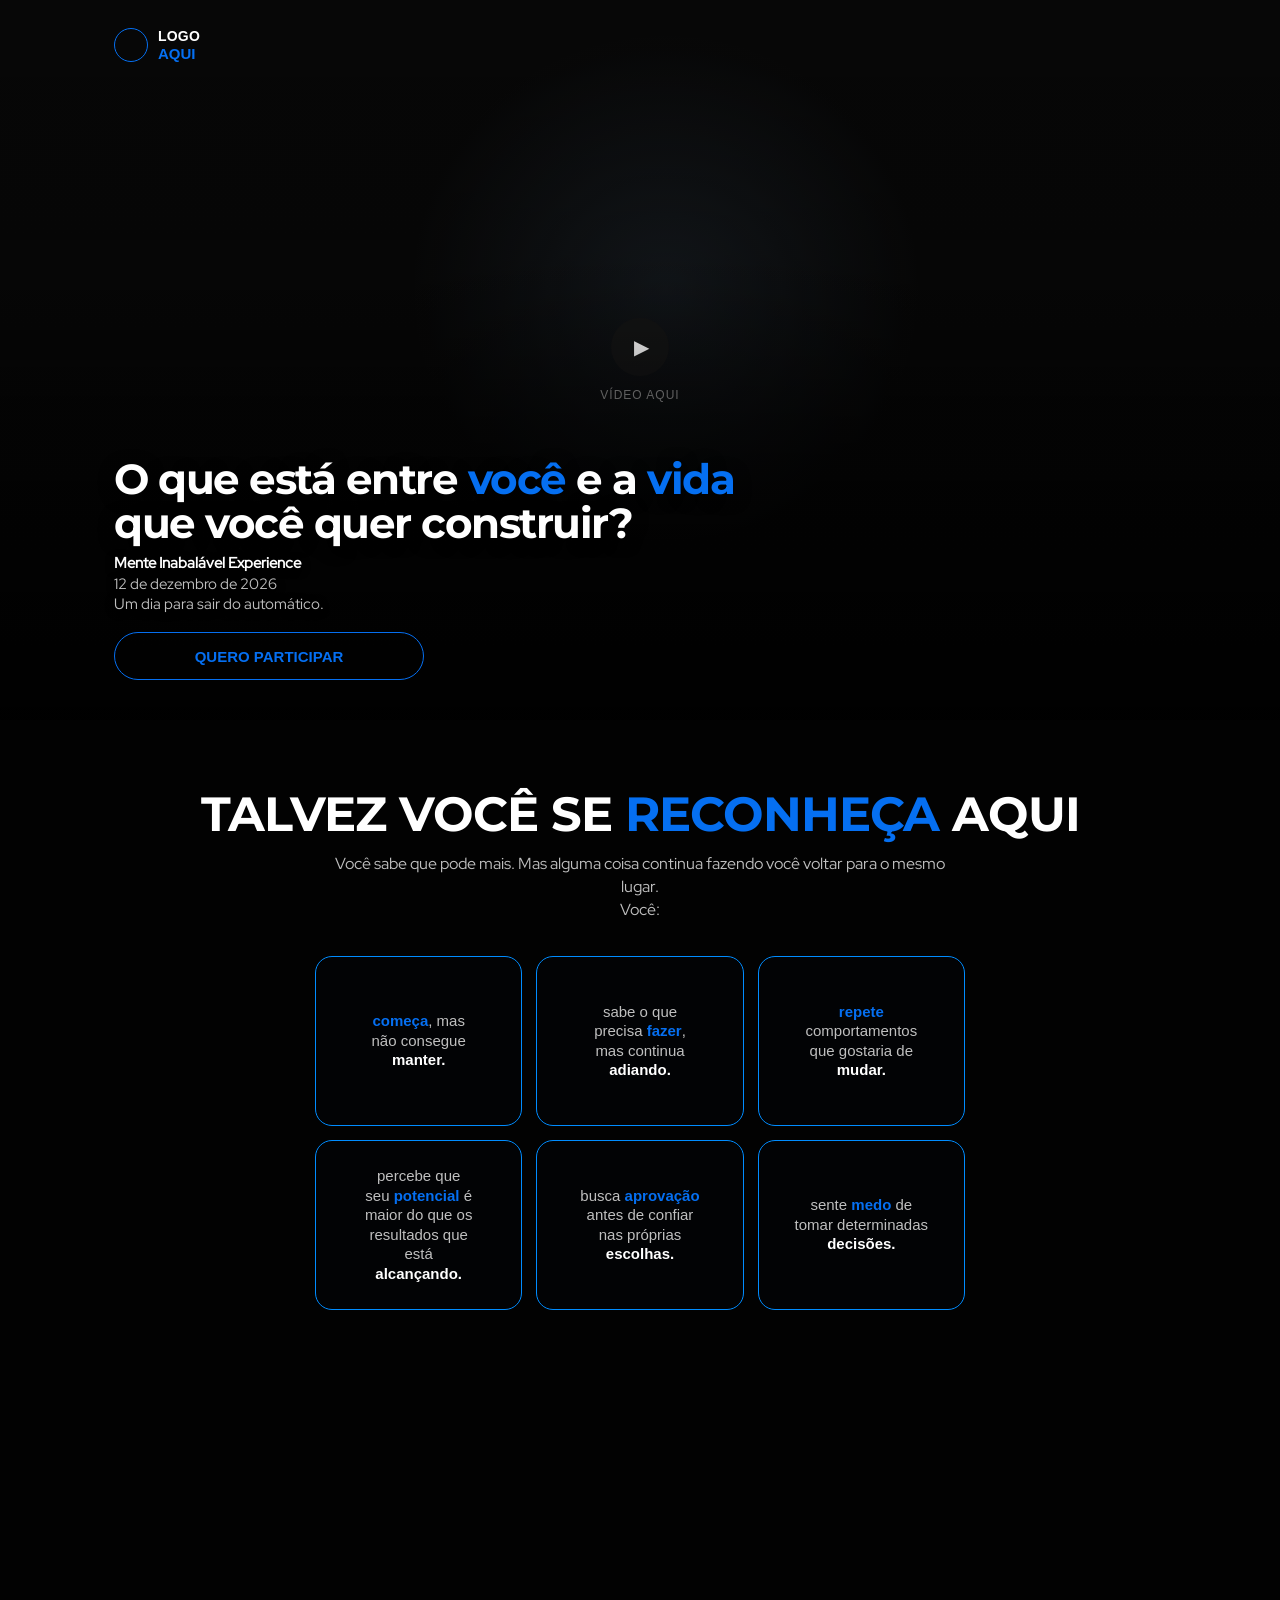
<file: mente_inabalavel_landing/index.html>
<!DOCTYPE html>
<html lang="pt-BR">

<head>
    <meta charset="UTF-8">
    <meta name="viewport" content="width=device-width, initial-scale=1.0">
    <meta name="description" content="Mente Inabalável Experience">
    <title>Mente Inabalável Experience</title>
    <link rel="stylesheet" href="style.css">
</head>

<body>

    <!-- =========================
         PRIMEIRA SEÇÃO / VÍDEO
         ========================= -->
    <main>
        <section class="hero" id="inicio">

            <!-- TROQUE ESTE BLOCO PELO VÍDEO DEPOIS -->
            <div class="video-placeholder" aria-label="Local reservado para o vídeo">
                <span class="play-icon">▶</span>
                <span>VÍDEO AQUI</span>
            </div>

            <div class="hero-content">

                <header class="brand">
                    <div class="brand-icon"></div>
                    <div class="brand-text">
                        <strong>LOGO</strong>
                        <span>AQUI</span>
                    </div>
                </header>

                <div class="hero-copy">
                    <h1>
                        O que está entre <span>você</span> e a <span>vida</span><br class="desktop-break">
                        que você quer construir?
                    </h1>

                    <p class="event-info">
                        <strong>Mente Inabalável Experience</strong><br>
                        12 de dezembro de 2026<br>
                        Um dia para sair do automático.
                    </p>

                    <a class="cta-button" href="#reconheca">
                        QUERO PARTICIPAR
                    </a>
                </div>
            </div>
        </section>

        <!-- =========================
             SEGUNDA SEÇÃO
             ========================= -->
        <section class="recognition" id="reconheca">
            <div class="section-content">

                <h2>
                    TALVEZ VOCÊ SE <span>RECONHEÇA</span> AQUI
                </h2>

                <p class="section-intro">
                    Você sabe que pode mais. Mas alguma coisa continua fazendo você voltar para o mesmo lugar.<br>
                    Você:
                </p>

                <div class="cards">

                    <article class="card">
                        <p>
                            <span>começa</span>, mas<br>
                            não consegue<br>
                            <strong>manter.</strong>
                        </p>
                    </article>

                    <article class="card">
                        <p>
                            sabe o que<br>
                            precisa <span>fazer</span>,<br>
                            mas continua<br>
                            <strong>adiando.</strong>
                        </p>
                    </article>

                    <article class="card">
                        <p>
                            <span>repete</span><br>
                            comportamentos<br>
                            que gostaria de<br>
                            <strong>mudar.</strong>
                        </p>
                    </article>

                    <article class="card">
                        <p>
                            percebe que<br>
                            seu <span>potencial</span> é<br>
                            maior do que os<br>
                            resultados que<br>
                            está<br>
                            <strong>alcançando.</strong>
                        </p>
                    </article>

                    <article class="card">
                        <p>
                            busca <span>aprovação</span><br>
                            antes de confiar<br>
                            nas próprias<br>
                            <strong>escolhas.</strong>
                        </p>
                    </article>

                    <article class="card">
                        <p>
                            sente <span>medo</span> de<br>
                            tomar determinadas<br>
                            <strong>decisões.</strong>
                        </p>
                    </article>

                </div>
            </div>
        </section>
    </main>

</body>

</html>
</file>
<file: mente_inabalavel_landing/style.css>
/* =========================
   RESET
   ========================= */
@font-face {
    font-family: "FontTitle";
    src: url(fonts/Montserrat/static/Montserrat-Bold.ttf) format("TrueType");
}
@font-face {
    font-family: "FontText";
    src: url(fonts/Red_Hat_Display/static/RedHatDisplay-Regular.ttf) format("TrueType");
}

* {
    margin: 0;
    padding: 0;
    box-sizing: border-box;
}

html {
    scroll-behavior: smooth;
}

body {
    background: #202020;
    color: #ffffff;
    font-family: Arial, Helvetica, sans-serif;
    min-width: 320px;
}

a {
    color: inherit;
    text-decoration: none;
}

/* =========================
   CORES / VARIÁVEIS
   ========================= */
:root {
    --blue: #056ff1;
    --blue-light: #1598ff;
    --border: #008cff;
    --black: #202020;
    --muted: #bfbfbf;
}

/* =========================
   HERO / VÍDEO
   ========================= */
.hero {
    width: 100%;
    position: relative;
    overflow: hidden;
    background: #020202;
    aspect-ratio: 16 / 9;
    min-height: 340px;
}

@media (min-width: 701px) {
    .hero {
        min-height: 560px;
        max-height: 92vh;
    }
}

/* Degradê para o texto ficar legível sobre o vídeo */
.hero::before {
    content: "";
    position: absolute;
    inset: 0;
    z-index: 1;
    background: linear-gradient(180deg, rgba(0,0,0,0) 35%, rgba(0,0,0,.55) 70%, rgba(0,0,0,.92) 100%);
    pointer-events: none;
}

.hero-content {
    width: min(1180px, 100%);
    height: 100%;
    margin: 0 auto;
    position: relative;
    z-index: 2;
    display: flex;
    flex-direction: column;
    justify-content: space-between;
    padding: 28px 5vw 40px;
}

/* Marca */
.brand {
    display: flex;
    align-items: center;
    gap: 10px;
}

.brand-icon {
    width: 34px;
    height: 34px;
    border: 1.5px solid var(--blue);
    border-radius: 50%;
    display: grid;
    place-items: center;
    color: var(--blue);
    font-size: 10px;
    font-weight: 800;
    letter-spacing: -0.5px;
}

.brand-text {
    display: flex;
    flex-direction: column;
    line-height: 1;
}

.brand-text strong {
    font-size: 14px;
    letter-spacing: 0.2px;
}

.brand-text span {
    color: var(--blue);
    font-size: 15px;
    font-weight: 800;
    margin-top: 3px;
}

/* Placeholder do vídeo (fundo cheio da seção) */
.video-placeholder {
    position: absolute;
    inset: 0;
    z-index: 0;
    background:
        linear-gradient(rgba(0,0,0,.25), rgba(0,0,0,.5)),
        radial-gradient(circle at 52% 40%, rgba(70, 90, 110, .28), transparent 32%),
        #090909;
    display: flex;
    flex-direction: column;
    align-items: center;
    justify-content: center;
    gap: 12px;
    color: #8b8b8b;
    font-size: 12px;
    letter-spacing: 1px;
}

.play-icon {
    width: 58px;
    height: 58px;
    border-radius: 50%;
    display: grid;
    place-items: center;
    padding-left: 4px;
    background: rgba(20, 20, 20, .9);
    color: #ffffff;
    font-size: 20px;
}

/* Texto sobre o vídeo */
.hero-copy {
    width: min(820px, 100%);
}

.hero-copy h1 {
    font-family: "FontTitle";
    font-size: clamp(22px, 3.4vw, 42px);
    line-height: 1.05;
    font-weight: 900;
    letter-spacing: -1.5px;
    text-shadow: 0 3px 16px rgba(0,0,0,.9);
}

.hero-copy h1 span,
.section-content h2 span {
    color: var(--blue);
}

.event-info {
    font-family: "FontText";
    margin-top: 8px;
    color: var(--muted);
    font-size: 15px;
    line-height: 1.35;
    text-shadow: 0 2px 8px #000;
}

.event-info strong {
    color: #fff;
}

.cta-button {
    display: flex;
    align-items: center;
    justify-content: center;
    width: min(100%, 310px);
    min-height: 48px;
    margin-top: 18px;
    border: 1px solid var(--blue);
    border-radius: 28px;
    color: var(--blue);
    font-size: 15px;
    font-weight: 800;
    transition: .2s ease;
}

.cta-button:hover {
    background: var(--blue);
    color: #000;
    box-shadow: 0 0 25px rgba(0, 140, 255, .25);
}

/* =========================
   SEGUNDA SEÇÃO
   ========================= */
.recognition {
    min-height: 100vh;
    min-height: 100svh;
    display: flex;
    align-items: flex-start;
    padding: 70px 5vw 100px;
    background: #020202;
}

.section-content {
    width: min(900px, 100%);
    margin: 0 auto;
}

.section-content h2 {
    font-family: "FontTitle";
    text-align: center;
    font-size: clamp(27px, 4vw, 48px);
    line-height: 1;
    font-weight: 900;
    letter-spacing: -1px;
}

.section-intro {
    font-family: "FontText";
    max-width: 610px;
    margin: 14px auto 34px;
    text-align: center;
    color: var(--muted);
    font-size: 16px;
    line-height: 1.45;
}

/* Cards */
.cards {
    display: grid;
    grid-template-columns: repeat(3, 1fr);
    gap: 14px;
    max-width: 650px;
    margin: 0 auto;
}

.card {
    min-height: 170px;
    border: 1px solid var(--border);
    border-radius: 17px;
    padding: 24px 18px;
    display: flex;
    align-items: center;
    justify-content: center;
    text-align: center;
    background: rgba(0, 20, 40, .08);
    transition: transform .2s ease, background .2s ease;
}

.card:hover {
    transform: translateY(-3px);
    background: rgba(0, 140, 255, .06);
}

.card p {
    color: var(--muted);
    font-size: 15px;
    line-height: 1.3;
}

.card span {
    color: var(--blue);
    font-weight: 800;
}

.card strong {
    color: #ffffff;
    font-weight: 900;
}

/* =========================
   RESPONSIVIDADE
   ========================= */
@media (max-width: 700px) {

    .hero {
        min-height: 420px;
    }

    .hero-content {
        padding: 22px 20px 30px;
    }

    .brand-icon {
        width: 31px;
        height: 31px;
    }

    .brand-text strong {
        font-size: 12px;
    }

    .brand-text span {
        font-size: 13px;
    }

    .hero-copy {
        width: 100%;
    }

    .hero-copy h1 {
        font-size: clamp(18px, 5.4vw, 32px);
        letter-spacing: -0.5px;
    }

    .event-info {
        font-size: 13px;
    }

    .cta-button {
        width: 100%;
        min-height: 46px;
        font-size: 13px;
    }

    .recognition {
        min-height: auto;
        padding: 60px 20px 80px;
    }

    .section-content h2 {
        font-size: clamp(22px, 4.8vw, 30px);
    }

    .section-intro {
        font-size: 14px;
        margin-bottom: 26px;
    }

    .card {
        min-height: 145px;
        border-radius: 15px;
        padding: 16px 10px;
    }

    .card p {
        font-size: 13px;
    }
}

/* Só reduz para 2 colunas em telas bem estreitas, mantendo a grade de 3
   colunas da referência por mais tempo */
@media (max-width: 480px) {
    .cards {
        grid-template-columns: repeat(2, 1fr);
        gap: 10px;
    }

    .card {
        min-height: 150px;
        padding: 18px 10px;
    }

    .card p {
        font-size: 12.5px;
    }
}

@media (max-width: 360px) {
    .cards {
        grid-template-columns: 1fr;
    }

    .card {
        min-height: 110px;
    }
}
</file>
